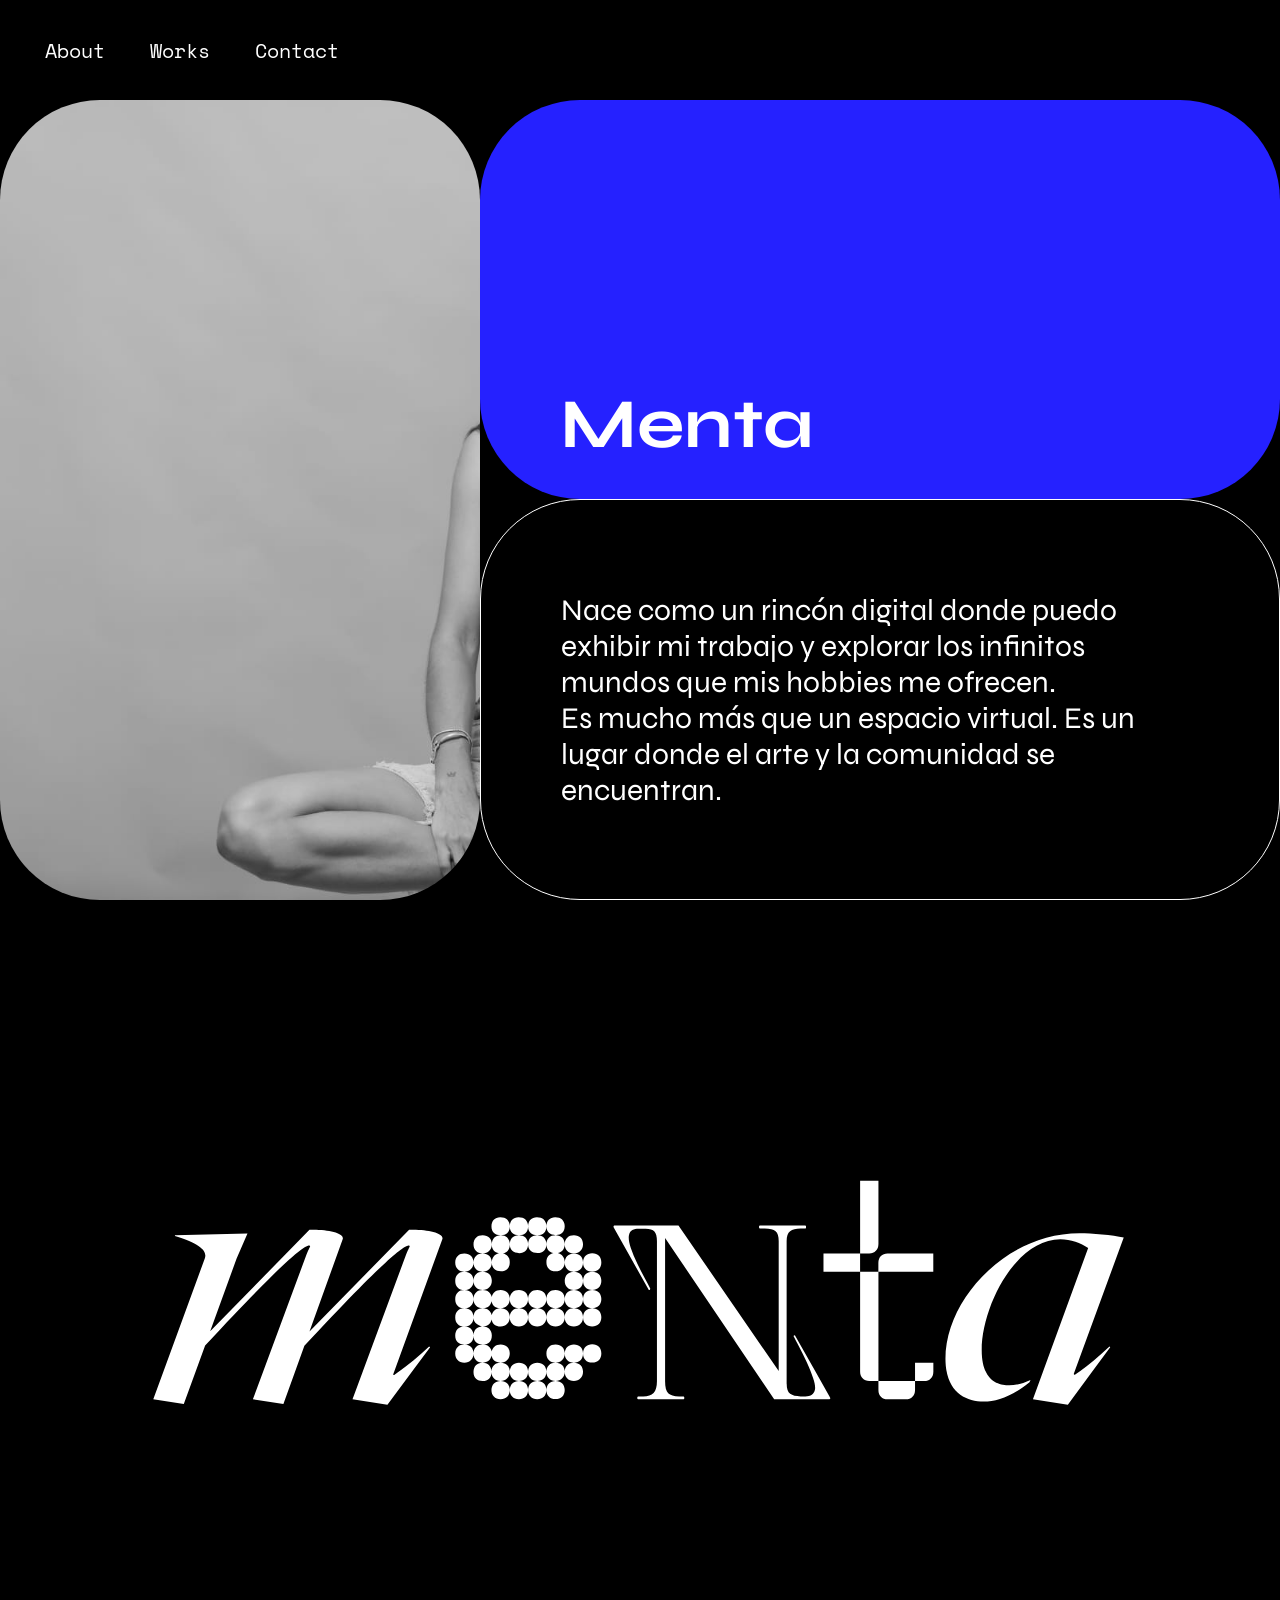
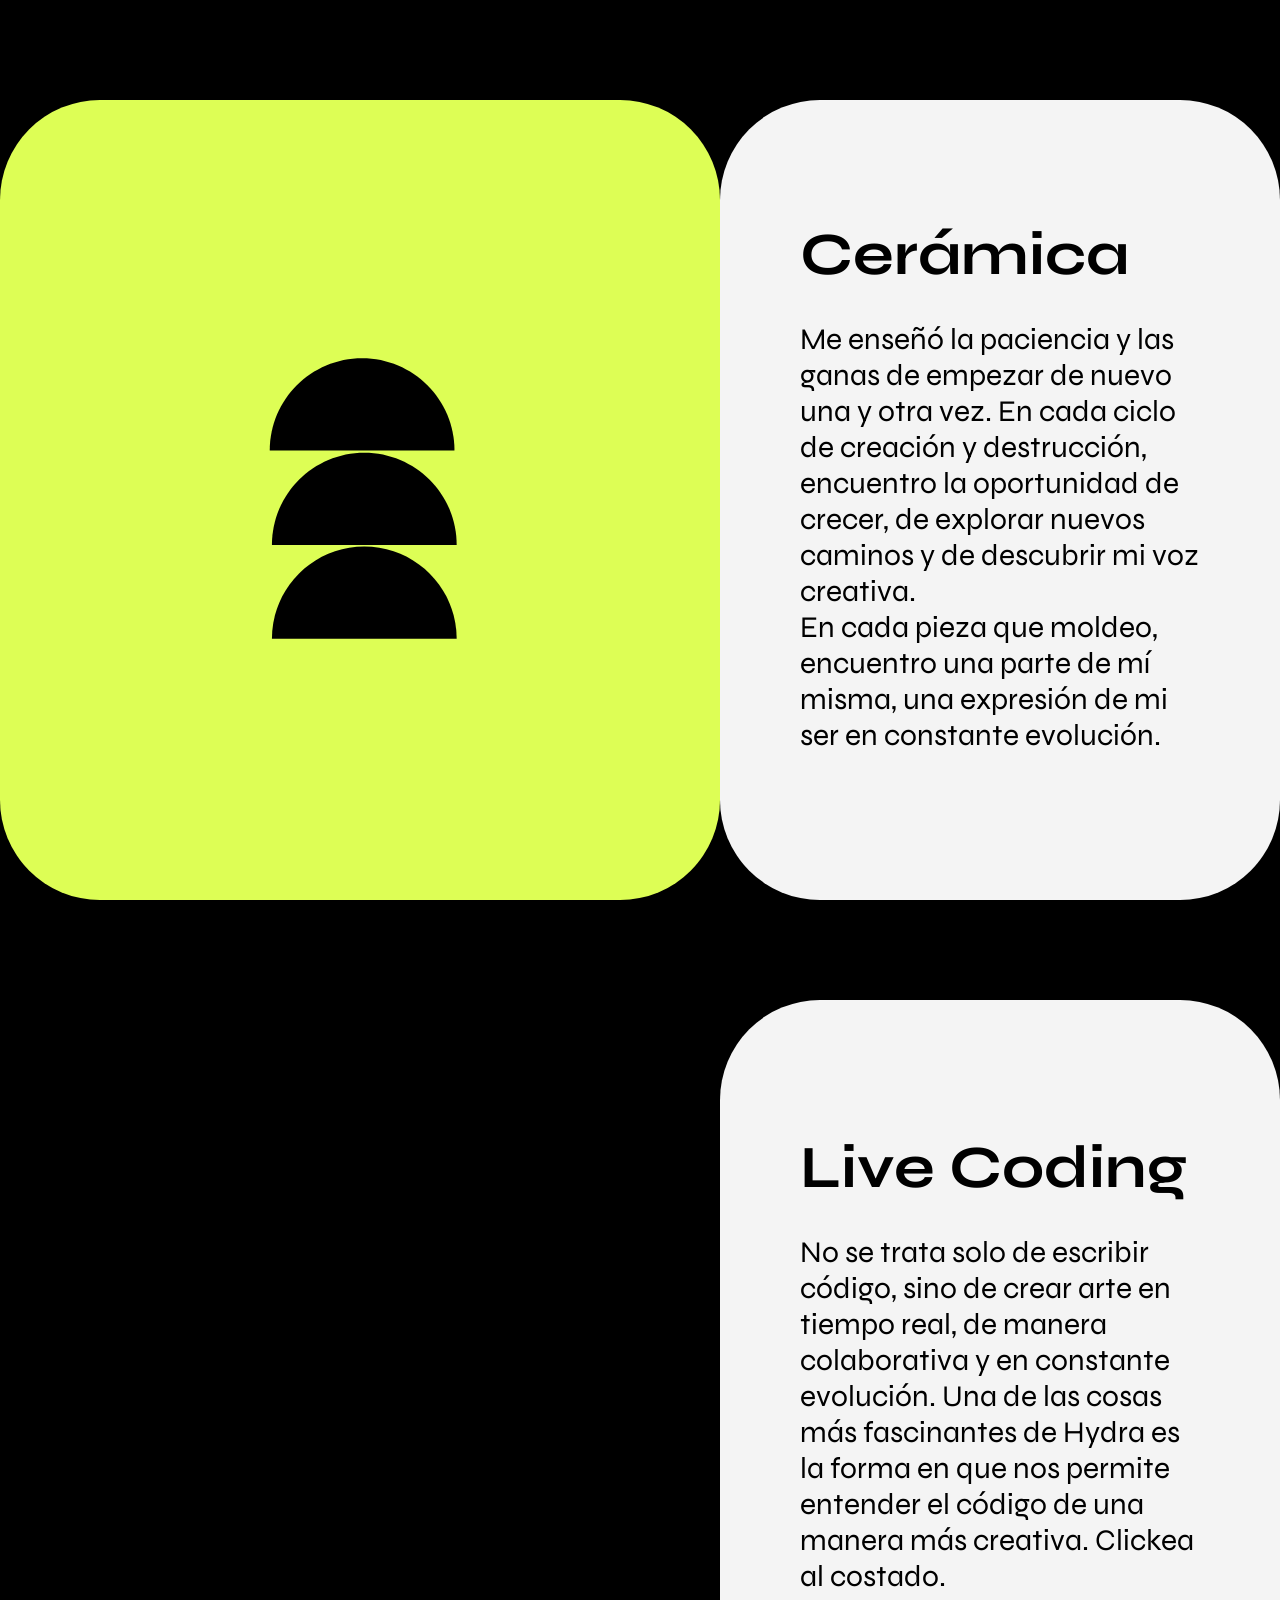
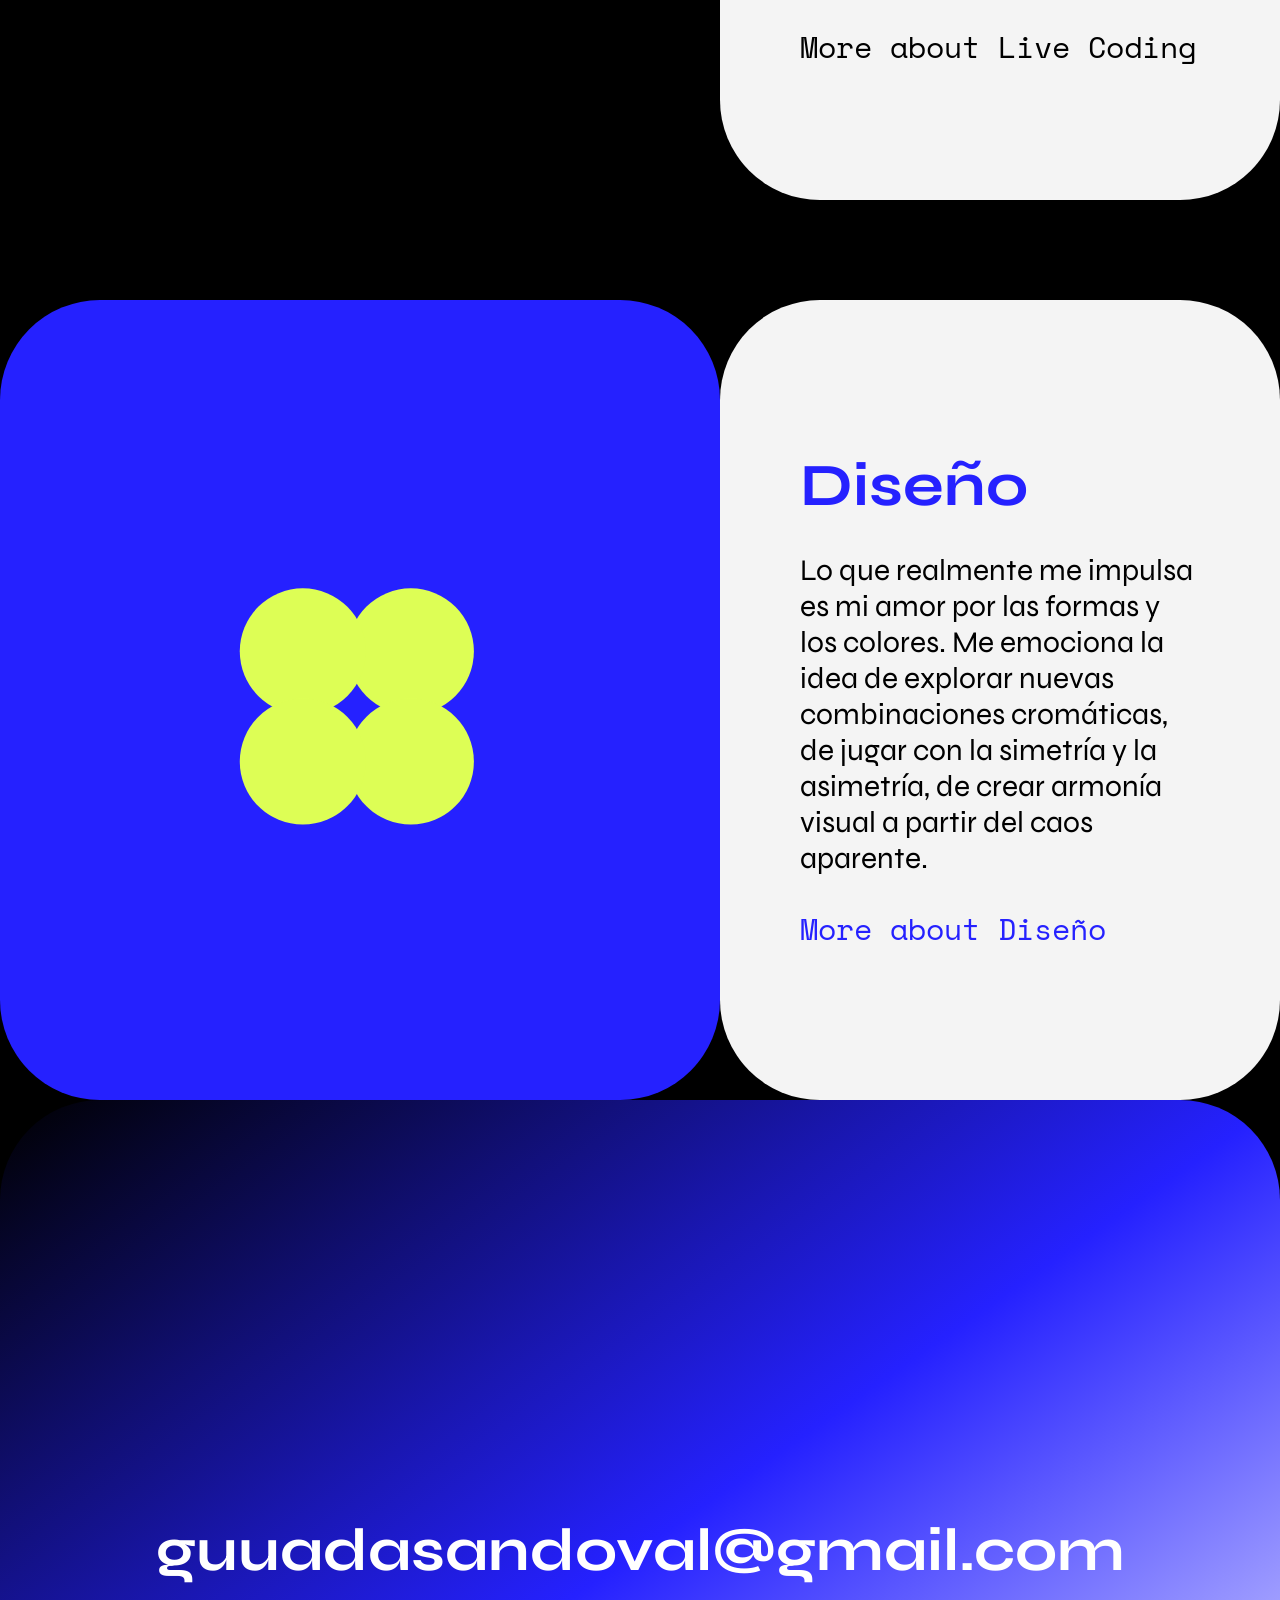
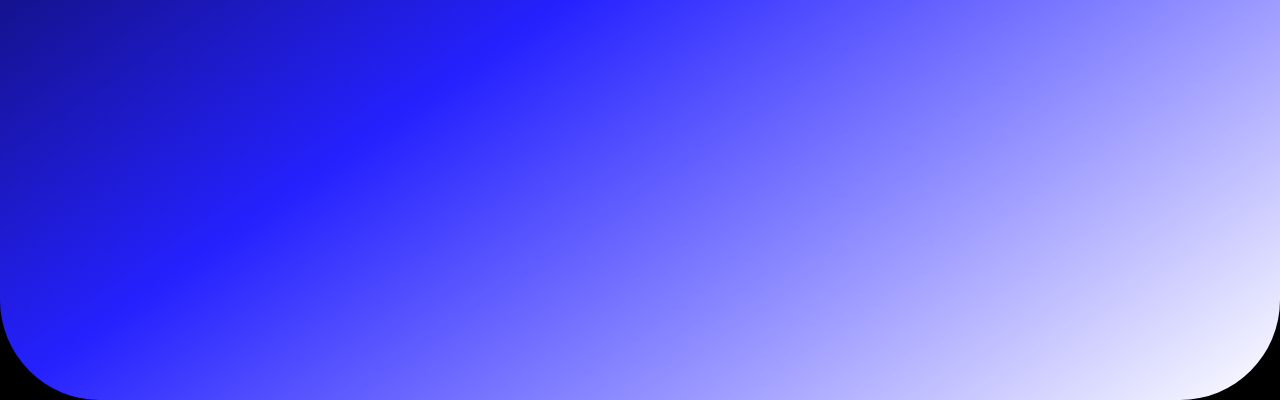
<file: index.html>
<!DOCTYPE html>
<html lang="en">
<head>
    <meta charset="UTF-8">
    <meta http-equiv="X-UA-Compatible" content="IE=edge">
    <meta name="viewport" content="width=device-width, initial-scale=1.0">
    <title>Menta Studio</title>
    <link rel="icon" type="image/x-icon" href="./images/favicon.png" />
    <meta name="description" content="Graphic Design, pottery, live coding, development"/>
    <meta name="keywords" content="hobbies, design, graphic designer, developer, frontend, pottery, live coding"/>
    <meta name="author" content="Guadalupe Sandoval"/>
    <meta name="copyright" content="Guadalupe Sandoval"/>
    
    <meta property="og:url"                content="https://mentastudio.vercel.app/" />
    <meta property="og:type"               content="Blog personal" />
    <meta property="og:title"              content="Menta Studio" />
    <meta property="og:description"        content="Virtual Space" />
    <meta property="og:image"              content="https://mentastudio.vercel.app/readme-img.jpeg"/>
    
    <meta property="twitter:url"                content="https://mentastudio.vercel.app/" />
    <meta property="twitter:type"               content="Blog personal" />
    <meta property="twitter:title"              content="Menta Studio" />
    <meta property="twitter:description"        content="Virtual Space" />
    <meta property="twitter:card"              content="https://mentastudio.vercel.app/readme-img.jpeg"/>
    <link rel="preconnect" href="https://fonts.googleapis.com">
    <link rel="preconnect" href="https://fonts.gstatic.com" crossorigin>
    <link href="https://fonts.googleapis.com/css2?family=Space+Mono&family=Syne:wght@400;700&display=swap" rel="stylesheet">
    <link rel="stylesheet" href="css/style.css">
</head>
<body>
    <nav>
    <ul>
        <li><a href="#about">About</a></li>
        <li><a href="#services">Works</a></li>
        <li><a href="#contact">Contact</a></li>
    </ul>
    </nav>
    <section id="about" class="about">
        <div class="empty"></div>
        <article>
            <div class="title"><h1>Menta</h1></div>
            <div class="description"><p>Nace como un rincón digital donde puedo exhibir mi trabajo y explorar los infinitos mundos que mis hobbies me ofrecen.
            <br>
            Es mucho más que un espacio virtual. Es un lugar donde el arte y la comunidad se encuentran.
            </p></div>
        </article>
    </section>
   
    <section class="logosec">
        <div class="container-logo">
            <div class="logo">
           <img src="./images/logo1.svg" alt="">
        </div>
        <div class="logo">
            <img src="./images/logo2.svg" alt="">
         </div>
         <div class="logo">
            <img src="./images/logo3.svg" alt="">
         </div> 
        </div>
    </section>
    <section id="services" class="services services-html sticky">
        <article>
            <figure>
                <img src="images/forma-p.svg" alt="v1" width="200">
            </figure>
            <div class="text">
                <h2>Cerámica</h2>
                <p>Me enseñó la paciencia y las ganas de empezar de nuevo una y otra vez. En cada ciclo de creación y destrucción, encuentro la oportunidad de crecer, de explorar nuevos caminos y de descubrir mi voz creativa.
                <br>
                En cada pieza que moldeo, encuentro una parte de mí misma, una expresión de mi ser en constante evolución.
                </p>
            </div>
        </article>
    </section>
    <section class="services services-css sticky">
        <article>
            <figure class="contenedor" id="contenedor" onclick="crearFigura(event)">
            </figure>
            <div class="text">
                <h2>Live Coding</h2>
                <p>No se trata solo de escribir código, sino de crear arte en tiempo real, de manera colaborativa y en constante evolución.
                Una de las cosas más fascinantes de Hydra es la forma en que nos permite entender el código de una manera más creativa. Clickea al costado.</p>
            <a href="https://hydra.ojack.xyz/?sketch_id=1NiLRDu9kqa3YMcY">More about Live Coding</a>
            </div>
        </article>
    </section>
    <section class="services services-js sticky">
        <article> 
            <figure>
                <img src="./images/forma-desing2.svg" alt="" id="forma-desing" width="200">
            </figure>
            <div class="text">
                <h2>Diseño</h2>
                <p>
                Lo que realmente me impulsa es mi amor por las formas y los colores. Me emociona la idea de explorar nuevas combinaciones cromáticas, de jugar con la simetría y la asimetría, de crear armonía visual a partir del caos aparente.
                </p>
            <a href="https://www.behance.net/guadalupesandoval">More about Diseño</a>
            </div>
        </article>
    </section>
    <section id="contact" class="contact full-screen">
        <a href="mailto:guuadasandoval@gmail.com">
            <h2>guuadasandoval@gmail.com</h2>
        </a>
    </section>
    <script src="index.js"></script>
</body>
</html>
</file>
<file: css/style.css>
*{
    box-sizing: border-box;
}

html, body {
    --border-radius: 100px;
    --black:#000;
    --blue: #2521ff;
    --yellow:#ddfe55;
    --grey: #f4f4f4;
    --gutter: 3.125vw 6.25vw;

    margin: 0;
    padding: 0;
    background: var(--black);
    color: #fff;
    font-size: 30px;
    font-family: 'Syne', sans-serif;
}

h1{
    font-size: 70px;
    /* multiplica el numero por el size = nxfont-size */
    line-height: 1em;  
    margin: 0;
}

h2{
    font-size: 60px;
    margin: 0;
}

a{
    color: #fff;
    text-decoration: none;
}

section {
    position: relative;
    display: flex;
    width: 100%;
    height: calc(100vh - 100px);
    top: 100px;
    z-index: 2;
}

section.sticky{
    position: sticky;
    margin-top: 100px;
}

section.full-screen{
    height: 100vh;
    top: 0;
    margin-top: 0;
    z-index: 3;
}

/* navigation */
nav{
    position: fixed;
    width: 100%;
    height: 100px;
    top: 0;
    left: 0;
    font-size: 20px;
    z-index: 1;
}

nav ul{
    display: flex;
    align-items: center;
    width: 100%;
    height: 100%;
    margin: 0;
    padding: 0;
}

nav ul li {
    list-style: none;
    margin-left: 45px;
}

nav ul li a {
    color: #fff;
    font-family: 'Space Mono', monospace;
}

/* about section */

section.about .empty{
    flex-basis: 37.5%;
    border-radius: var(--border-radius);
    transition: flex-basis 1s cubic-bezier(0,.87,.4,.99);
    max-width: 60vw;
    background-image: url("../images/personal.jpeg");
    background-size:cover;
}

section.about article{
    flex: 1;
    display: flex;
    flex-direction: column;
}

section.about article .title{
    flex: 1;
    display: flex;
    align-items: flex-end;
    background: var(--blue);
    border-radius: var(--border-radius);
    padding: var(--gutter);
    transition: flex-basis 1s cubic-bezier(0,.87,.4,.99);
}

section.about article .description{
    flex: 1;
    display: flex;
    align-items: center;
    border-radius: var(--border-radius);
    padding: var(--gutter);
    color: #fff;
    border: 1px solid white;
}
/* logo section */
.logosec{
    display: flex;
    align-items: center;
    justify-content: center;
    width: 100%;
    box-sizing: border-box;
}

.container-logo{
    display: flex;
    align-items: center;
    justify-content: center;
    position: relative;
    width: 90%;
    height: 500px;
}

.logo{
    position: absolute;
    width: 90%;
    opacity: 0;
    transition: opacity 1s;
  }

/* services section */

section.services article{
    display: flex;
    width: 100%;
    color: var(--black);
}

section.services figure{
    display: flex;
    align-items: center;
    justify-content: center;
    flex-basis: 56.25vw;
    margin: 0;
    border-radius: var(--border-radius);
    transition: flex-basis 1s cubic-bezier(0,.87,.4,.99);
    max-width: 62.5vw;
    position: relative;
}

section.services figure img{
    width: 40%;
    z-index: 1;
}


section.services .text{
    display: flex;
    flex-direction: column;
    justify-content: center;
    flex: 1;
    background: var(--grey);
    padding: var(--gutter);
    border-radius: var(--border-radius);
}

section.services .text a{
    font-family: 'Space Mono', monospace;
}

section.services.services-html figure {
    background: var(--yellow);
}

section.services.services-css figure {
    background: var(--black);
}

section.services.services-html .text h2,
section.services.services-html .text a {
    color: var(--black);
}

section.services.services-css .text h2,
section.services.services-css .text a {
    color: var(--red);
}

section.services.services-js figure{
    background: var(--blue);
}

section.services.services-js .text h2,
section.services.services-js .text a {
    color: var(--blue);
}

section.contact{
    display: flex;
    flex-direction: column;
    align-items: center;
    justify-content: center;
    background: var(--blue);
    background: linear-gradient(145deg, var(--black),var(--blue), #fff);
    border-radius: var(--border-radius);
    box-sizing: border-box;
}

section.contact a{
    display: flex;
    align-items: center;
    justify-content: center;
    font-size: 100px;
    padding: 200px;
    height: 700px;
    color: #fff;
    font-weight: bold;
    transition: filter 2s cubic-bezier(0.075, 0.82, 0.165, 1);
    will-change: filter;
}

section.contact a:hover{
    color: #fff;
    filter: opacity(100%);
    background-image: url("../images/a_hover.svg");
    background-size: cover;
}

section.services.services-html figure img {
    animation-name: float;
    animation-duration: 1s;
    animation-iteration-count: infinite;
    animation-timing-function: ease-in-out;
}

section.services.services-js figure img {
    animation-name: formRotate;
    animation-duration: 3.5s;
    animation-iteration-count: infinite;
    animation-timing-function: ease-in-out;
}

.contenedor {
    overflow: hidden; 
    position: relative;
  }
  
  .figura {
    position: absolute;
    height: 160px;
  }

@keyframes float{
    0%{
        transform: translateY(-5%);
    }

    100%{
        transform: translateY(5%);
    }
}

@keyframes formRotate{
    0%{
        transform: rotate(0deg);
    }

    100%{
        transform: rotate(360deg);
    }
}

@media only screen and (max-width: 1024px){
    html, body{
        --border-radius: 50px;
        --gutter: 6.25vw;
        font-size: 20px;
    }

    h1{
        font-size: 60px;
    }

    h2{
        font-size: 40px;
    }

    nav ul li {
        margin-left: 25px;
    }
    section.about{
        flex-direction: column;
    }
    
    section.about .empty{
        max-width: 100vw;
    }
    section.services article{
        flex-direction: column;
    }

    section.services figure{
        max-width: 100vw;
    }

    section.services figure img{
        width: 20%;
    }
    section.contact a {
        font-size: 40px;
        transform: rotate(90deg);
    }
    section.logosec{
        height: 70vh;
    }
}
</file>
